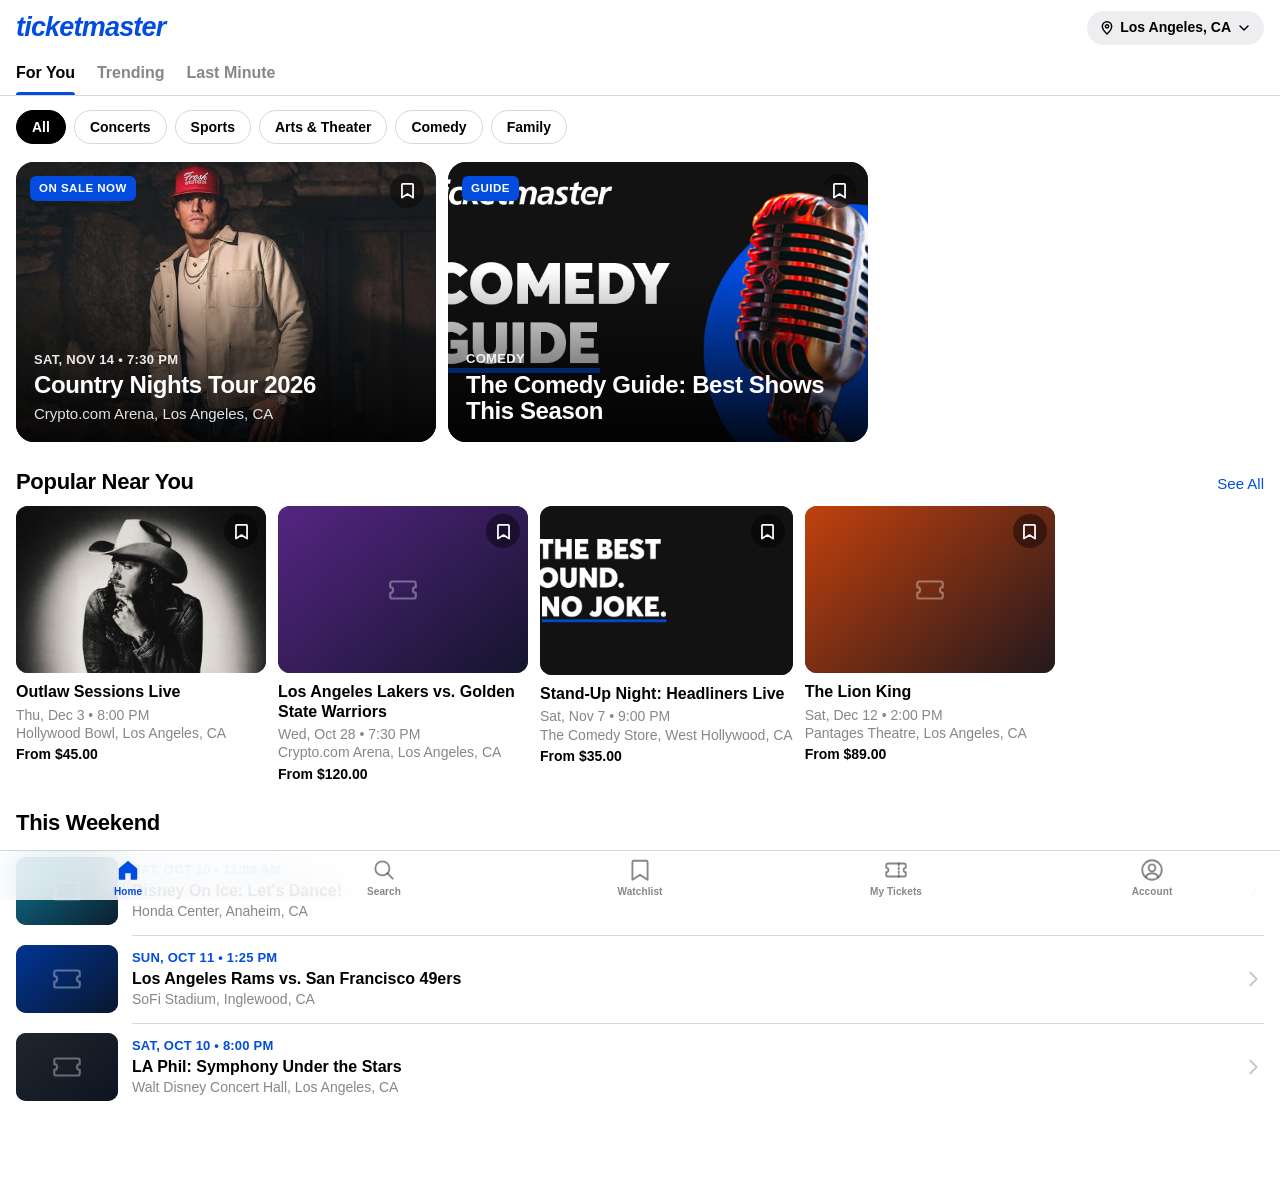
<file: index.html>
<!DOCTYPE html>
<html lang="en">
<head>
  <meta charset="UTF-8">
  <meta name="viewport" content="width=device-width, initial-scale=1.0, maximum-scale=1.0, user-scalable=no, viewport-fit=cover">
  <meta name="theme-color" content="#FFFFFF" media="(prefers-color-scheme: light)">
  <meta name="theme-color" content="#000000" media="(prefers-color-scheme: dark)">
  <meta name="color-scheme" content="light dark">
  <meta name="mobile-web-app-capable" content="yes">
  <meta name="format-detection" content="telephone=no">
  <meta name="apple-mobile-web-app-capable" content="yes">
  <meta name="apple-mobile-web-app-status-bar-style" content="default">
  <meta name="apple-mobile-web-app-title" content="Ticketmaster">
  <link rel="manifest" href="manifest.json">
  <link rel="icon" href="icons/icon-192.png" type="image/png">
  <link rel="apple-touch-icon" href="icons/apple-touch-icon.png">
  <title>Ticketmaster</title>
  <link rel="preconnect" href="https://tile.openstreetmap.org" crossorigin>
  <script>
    // Apply the saved appearance before first paint to avoid a flash.
    try {
      var t = localStorage.getItem('appearance');
      if (t === 'light' || t === 'dark') document.documentElement.setAttribute('data-theme', t);
    } catch (e) {}
  </script>
  <link rel="stylesheet" href="app.css">
</head>
<body>
  <div id="app">
    <main id="view"></main>

    <nav class="tabbar" id="tabbar">
      <a href="#/" data-tab="home">
        <svg class="o" viewBox="0 0 24 24"><path d="M3.5 10.5 12 3.5l8.5 7V20a1 1 0 0 1-1 1h-5v-6h-5v6h-5a1 1 0 0 1-1-1z"/></svg>
        <svg class="f" viewBox="0 0 24 24"><path d="M3.5 10.5 12 3.5l8.5 7V20a1 1 0 0 1-1 1h-5v-6h-5v6h-5a1 1 0 0 1-1-1z"/></svg>
        <span>Home</span>
      </a>
      <a href="#/search" data-tab="search">
        <svg class="o" viewBox="0 0 24 24"><circle cx="10.5" cy="10.5" r="6.5"/><path d="m20 20-4.8-4.8"/></svg>
        <svg class="f s" viewBox="0 0 24 24"><circle cx="10.5" cy="10.5" r="6.5"/><path d="m20 20-4.8-4.8"/></svg>
        <span>Search</span>
      </a>
      <a href="#/watchlist" data-tab="watchlist">
        <svg class="o" viewBox="0 0 24 24"><path d="M6 3.5h12a1 1 0 0 1 1 1V21l-7-4.5L5 21V4.5a1 1 0 0 1 1-1z"/></svg>
        <svg class="f" viewBox="0 0 24 24"><path d="M6 3.5h12a1 1 0 0 1 1 1V21l-7-4.5L5 21V4.5a1 1 0 0 1 1-1z"/></svg>
        <span>Watchlist</span>
      </a>
      <a href="#/tickets" data-tab="tickets">
        <svg class="o" viewBox="0 0 24 24"><path d="M3 7.5A1.5 1.5 0 0 1 4.5 6h15A1.5 1.5 0 0 1 21 7.5V10a2 2 0 0 0 0 4v2.5a1.5 1.5 0 0 1-1.5 1.5h-15A1.5 1.5 0 0 1 3 16.5V14a2 2 0 0 0 0-4z"/><path d="M14.5 6v12" stroke-dasharray="1.6 2"/></svg>
        <svg class="f" viewBox="0 0 24 24"><path d="M3 7.5A1.5 1.5 0 0 1 4.5 6h15A1.5 1.5 0 0 1 21 7.5V10a2 2 0 0 0 0 4v2.5a1.5 1.5 0 0 1-1.5 1.5h-15A1.5 1.5 0 0 1 3 16.5V14a2 2 0 0 0 0-4z"/></svg>
        <span>My Tickets</span>
      </a>
      <a href="#/account" data-tab="account">
        <svg class="o" viewBox="0 0 24 24"><circle cx="12" cy="12" r="9"/><circle cx="12" cy="10" r="3.2"/><path d="M6.3 18.4a6.5 6.5 0 0 1 11.4 0"/></svg>
        <svg class="f" viewBox="0 0 24 24"><path d="M12 3a9 9 0 1 0 0 18 9 9 0 0 0 0-18zm0 3.8a3.2 3.2 0 1 1 0 6.4 3.2 3.2 0 0 1 0-6.4zm0 12.2a7 7 0 0 1-5.4-2.6 6.5 6.5 0 0 1 10.8 0A7 7 0 0 1 12 19z"/></svg>
        <span>Account</span>
      </a>
    </nav>

    <div class="toast" id="toast" role="status"></div>
  </div>

  <script src="db.js"></script>
  <script src="map.js"></script>
  <script src="app.js"></script>
  <script src="tickets.js"></script>
  <script src="home.js"></script>
</body>
</html>
</file>
<file: app.css>
/* =========================================================
   Ticketmaster-style PWA — iOS look, light & dark mode
   ========================================================= */

:root {
  --brand: #024DDF;
  --brand-press: #003BB0;
  --link: #024DDF;
  --bg: #FFFFFF;
  --bg-grouped: #F2F2F7;
  --card: #FFFFFF;
  --card-2: #F2F2F7;
  --fill: rgba(118, 118, 128, .12);
  --text: #000000;
  --text-2: rgba(60, 60, 67, .62);
  --text-3: rgba(60, 60, 67, .32);
  --sep: rgba(60, 60, 67, .2);
  --bar: rgba(255, 255, 255, .82);
  --danger: #FF3B30;
  --green: #34C759;
  --shadow: 0 1px 2px rgba(0,0,0,.06), 0 6px 20px rgba(0,0,0,.08);
  --placeholder: #2A3138;
  --r: 14px;
  --font: -apple-system, BlinkMacSystemFont, "SF Pro Text", "SF Pro Display", "Helvetica Neue", Inter, Roboto, Arial, sans-serif;
  --safe-top: env(safe-area-inset-top, 0px);
  --safe-bottom: env(safe-area-inset-bottom, 0px);
  --tabbar-h: calc(50px + var(--safe-bottom));
  color-scheme: light;
}

@media (prefers-color-scheme: dark) {
  :root:not([data-theme="light"]) {
    --link: #4C8DFF;
    --bg: #000000;
    --bg-grouped: #000000;
    --card: #1C1C1E;
    --card-2: #2C2C2E;
    --fill: rgba(118, 118, 128, .24);
    --text: #FFFFFF;
    --text-2: rgba(235, 235, 245, .62);
    --text-3: rgba(235, 235, 245, .3);
    --sep: rgba(84, 84, 88, .65);
    --bar: rgba(18, 18, 18, .82);
    --danger: #FF453A;
    --green: #30D158;
    --shadow: 0 0 0 1px rgba(255,255,255,.06);
    color-scheme: dark;
  }
}
:root[data-theme="dark"] {
  --link: #4C8DFF;
  --bg: #000000;
  --bg-grouped: #000000;
  --card: #1C1C1E;
  --card-2: #2C2C2E;
  --fill: rgba(118, 118, 128, .24);
  --text: #FFFFFF;
  --text-2: rgba(235, 235, 245, .62);
  --text-3: rgba(235, 235, 245, .3);
  --sep: rgba(84, 84, 88, .65);
  --bar: rgba(18, 18, 18, .82);
  --danger: #FF453A;
  --green: #30D158;
  --shadow: 0 0 0 1px rgba(255,255,255,.06);
  color-scheme: dark;
}

* { box-sizing: border-box; -webkit-tap-highlight-color: transparent; }
html, body {
  margin: 0; min-height: 100%;
  background: var(--bg); color: var(--text);
  font-family: var(--font); font-size: 17px; line-height: 1.3;
  -webkit-font-smoothing: antialiased; -webkit-text-size-adjust: 100%;
}
button, input, select, textarea { font: inherit; color: inherit; }
button { cursor: pointer; border: 0; background: none; padding: 0; }
a { color: inherit; text-decoration: none; }
svg { display: block; }
img { display: block; }

#view { min-height: 100vh; padding-bottom: calc(var(--tabbar-h) + 24px); }
body.no-tabbar #view { padding-bottom: 0; }
body.no-tabbar .tabbar { display: none; }
body.grouped, body.grouped #view { background: var(--bg-grouped); }

/* icon helper */
.i { width: 22px; height: 22px; fill: none; stroke: currentColor; stroke-width: 1.9; stroke-linecap: round; stroke-linejoin: round; flex: none; }
.i.sm { width: 17px; height: 17px; }
.i.lg { width: 28px; height: 28px; }

/* ---------- Tab bar ---------- */
.tabbar {
  position: fixed; left: 0; right: 0; bottom: 0; z-index: 60;
  display: flex; height: var(--tabbar-h); padding-bottom: var(--safe-bottom);
  background: var(--bar); border-top: .5px solid var(--sep);
  backdrop-filter: saturate(180%) blur(20px); -webkit-backdrop-filter: saturate(180%) blur(20px);
}
.tabbar a { flex: 1; display: flex; flex-direction: column; align-items: center; justify-content: center; gap: 2px; padding-top: 4px; color: var(--text-2); font-size: 10px; font-weight: 600; letter-spacing: .1px; }
.tabbar svg { width: 26px; height: 26px; }
.tabbar svg.o { fill: none; stroke: currentColor; stroke-width: 1.7; stroke-linecap: round; stroke-linejoin: round; }
.tabbar svg.f { display: none; fill: currentColor; stroke: none; }
.tabbar svg.f.s { fill: none; stroke: currentColor; stroke-width: 2.6; stroke-linecap: round; }
.tabbar a.active { color: var(--brand); }
:root[data-theme="dark"] .tabbar a.active { color: var(--link); }
@media (prefers-color-scheme: dark) { :root:not([data-theme="light"]) .tabbar a.active { color: var(--link); } }
.tabbar a.active svg.o { display: none; }
.tabbar a.active svg.f { display: block; }

/* ---------- Navigation bars ---------- */
.navbar {
  position: sticky; top: 0; z-index: 50;
  display: grid; grid-template-columns: 1fr auto 1fr; align-items: center;
  min-height: calc(44px + var(--safe-top)); padding: var(--safe-top) 8px 0;
  background: var(--bar); border-bottom: .5px solid var(--sep);
  backdrop-filter: saturate(180%) blur(20px); -webkit-backdrop-filter: saturate(180%) blur(20px);
}
.navbar.clear { background: transparent; border-color: transparent; backdrop-filter: none; -webkit-backdrop-filter: none; color: #fff; }
.navbar .title { font-size: 17px; font-weight: 600; text-align: center; white-space: nowrap; overflow: hidden; text-overflow: ellipsis; max-width: 60vw; }
.navbar .left, .navbar .right { display: flex; align-items: center; }
.navbar .right { justify-content: flex-end; }
.nav-btn { display: inline-flex; align-items: center; gap: 2px; min-width: 44px; height: 44px; padding: 0 8px; color: var(--link); font-size: 17px; }
.navbar.clear .nav-btn { color: #fff; }
.nav-btn.bold { font-weight: 600; }
.nav-btn .i { width: 24px; height: 24px; }
.nav-btn .chev { width: 13px; height: 22px; stroke-width: 2.6; }
.round-btn { width: 34px; height: 34px; border-radius: 50%; display: inline-flex; align-items: center; justify-content: center; background: rgba(0,0,0,.42); color: #fff; backdrop-filter: blur(12px); -webkit-backdrop-filter: blur(12px); }
.round-btn .i { width: 19px; height: 19px; stroke-width: 2.2; }
.round-btn.on .i { fill: currentColor; }

.large-head { padding: calc(10px + var(--safe-top)) 16px 6px; display: flex; align-items: flex-end; justify-content: space-between; gap: 12px; }
.large-head h1 { margin: 0; font-size: 34px; font-weight: 800; letter-spacing: -.6px; line-height: 1.1; }
.head-actions { display: flex; gap: 8px; padding-bottom: 4px; }
.circle-btn { width: 36px; height: 36px; border-radius: 50%; display: inline-flex; align-items: center; justify-content: center; background: var(--fill); color: var(--link); }
.circle-btn .i { width: 20px; height: 20px; stroke-width: 2.4; }

/* ---------- Segmented controls ---------- */
.segmented { display: flex; margin: 10px 16px 6px; padding: 2px; border-radius: 9px; background: var(--fill); }
.segmented button { flex: 1; height: 32px; border-radius: 7px; font-size: 14px; font-weight: 600; color: var(--text); transition: background .2s; }
.segmented button.on { background: var(--card); box-shadow: 0 2px 6px rgba(0,0,0,.12), 0 0 0 .5px rgba(0,0,0,.04); }
:root[data-theme="dark"] .segmented button.on { background: #636366; }
@media (prefers-color-scheme: dark) { :root:not([data-theme="light"]) .segmented button.on { background: #636366; } }

.toptabs { position: sticky; top: 0; z-index: 45; display: flex; gap: 22px; padding: calc(8px + var(--safe-top)) 16px 0; background: var(--bar); border-bottom: .5px solid var(--sep); backdrop-filter: saturate(180%) blur(20px); -webkit-backdrop-filter: saturate(180%) blur(20px); }
.toptabs button { position: relative; padding: 8px 0 11px; font-size: 16px; font-weight: 700; color: var(--text-2); }
.toptabs button.on { color: var(--text); }
.toptabs button.on::after { content: ""; position: absolute; left: 0; right: 0; bottom: -.5px; height: 3px; border-radius: 3px 3px 0 0; background: var(--brand); }

/* ---------- Buttons ---------- */
.btn {
  display: inline-flex; align-items: center; justify-content: center; gap: 8px;
  height: 50px; padding: 0 20px; border-radius: 12px;
  background: var(--brand); color: #fff; font-size: 17px; font-weight: 600;
  transition: transform .08s, opacity .15s;
}
.btn:active { transform: scale(.98); opacity: .9; }
.btn.block { width: 100%; }
.btn.sm { height: 36px; padding: 0 14px; border-radius: 18px; font-size: 15px; }
.btn.tinted { background: rgba(2,77,223,.12); color: var(--link); }
.btn.gray { background: var(--fill); color: var(--text); }
.btn.white { background: #fff; color: #000; }
.btn.black { background: #000; color: #fff; }
:root[data-theme="dark"] .btn.black { background: #fff; color: #000; }
@media (prefers-color-scheme: dark) { :root:not([data-theme="light"]) .btn.black { background: #fff; color: #000; } }
.btn.danger { background: rgba(255,59,48,.12); color: var(--danger); }
.btn .i { width: 20px; height: 20px; }

/* ---------- Generic sections ---------- */
.sec { margin-top: 26px; }
.sec-head { display: flex; align-items: baseline; justify-content: space-between; padding: 0 16px 10px; }
.sec-head h2 { margin: 0; font-size: 22px; font-weight: 800; letter-spacing: -.3px; }
.sec-head a, .sec-head button { color: var(--link); font-size: 15px; font-weight: 500; }

.empty { padding: 64px 32px; text-align: center; }
.empty .art { width: 76px; height: 76px; margin: 0 auto 18px; border-radius: 50%; background: var(--fill); display: flex; align-items: center; justify-content: center; color: var(--text-2); }
.empty .art .i { width: 36px; height: 36px; stroke-width: 1.6; }
.empty h2 { margin: 0 0 8px; font-size: 22px; font-weight: 700; }
.empty p { margin: 0 auto 22px; max-width: 320px; font-size: 15px; line-height: 1.45; color: var(--text-2); }

.ph { display: flex; align-items: center; justify-content: center; background: linear-gradient(140deg, var(--brand) 0%, #0B1220 110%); color: rgba(255,255,255,.35); }
.ph .i { width: 34px; height: 34px; stroke-width: 1.5; }
.cover { position: absolute; inset: 0; width: 100%; height: 100%; object-fit: cover; }

/* ---------- Home ---------- */
.home-top { display: flex; align-items: center; justify-content: space-between; gap: 10px; padding: calc(10px + var(--safe-top)) 16px 4px; }
.wordmark { font-size: 27px; font-weight: 800; font-style: italic; letter-spacing: -.8px; color: var(--brand); }
:root[data-theme="dark"] .wordmark { color: #fff; }
@media (prefers-color-scheme: dark) { :root:not([data-theme="light"]) .wordmark { color: #fff; } }
.loc-btn { display: inline-flex; align-items: center; gap: 5px; max-width: 56%; height: 34px; padding: 0 12px; border-radius: 17px; background: var(--fill); font-size: 14px; font-weight: 600; }
.loc-btn span { white-space: nowrap; overflow: hidden; text-overflow: ellipsis; }
.loc-btn .i { width: 16px; height: 16px; stroke-width: 2.2; }
.home-tabs { position: sticky; top: 0; z-index: 45; display: flex; gap: 22px; padding: calc(4px + var(--safe-top)) 16px 0; background: var(--bar); border-bottom: .5px solid var(--sep); backdrop-filter: saturate(180%) blur(20px); -webkit-backdrop-filter: saturate(180%) blur(20px); }
.home-tabs button { position: relative; padding: 10px 0 11px; font-size: 16px; font-weight: 700; color: var(--text-2); }
.home-tabs button.on { color: var(--text); }
.home-tabs button.on::after { content: ""; position: absolute; left: 0; right: 0; bottom: -.5px; height: 3px; border-radius: 3px 3px 0 0; background: var(--brand); }

.chips { display: flex; gap: 8px; padding: 14px 16px 2px; overflow-x: auto; scrollbar-width: none; }
.chips::-webkit-scrollbar { display: none; }
.chip { flex: none; height: 34px; padding: 0 15px; border-radius: 17px; border: 1px solid var(--sep); font-size: 14px; font-weight: 600; white-space: nowrap; }
.chip.on { background: var(--text); color: var(--bg); border-color: var(--text); }

.rail { display: flex; gap: 12px; padding: 0 16px; overflow-x: auto; scroll-snap-type: x mandatory; scroll-padding: 0 16px; scrollbar-width: none; }
.rail::-webkit-scrollbar { display: none; }

.hero { position: relative; flex: 0 0 calc(100% - 24px); max-width: 560px; aspect-ratio: 3 / 2; border-radius: 18px; overflow: hidden; background: var(--placeholder); color: #fff; scroll-snap-align: start; }
.rail .hero:only-child { flex-basis: 100%; }
@media (min-width: 700px) { .hero { flex-basis: 420px; } }
.hero::after { content: ""; position: absolute; inset: 0; background: linear-gradient(180deg, rgba(0,0,0,0) 38%, rgba(0,0,0,.88) 100%); }
.hero .meta { position: absolute; left: 18px; right: 18px; bottom: 18px; z-index: 1; }
.hero .kicker { font-size: 13px; font-weight: 700; letter-spacing: .3px; text-transform: uppercase; opacity: .9; }
.hero .t { margin-top: 4px; font-size: 24px; font-weight: 800; line-height: 1.08; letter-spacing: -.4px; }
.hero .sub { margin-top: 6px; font-size: 15px; opacity: .88; }
.hero .cta { display: none; }
.badge { position: absolute; top: 14px; left: 14px; z-index: 2; padding: 5px 9px; border-radius: 6px; background: var(--brand); color: #fff; font-size: 11.5px; font-weight: 800; letter-spacing: .5px; text-transform: uppercase; }
.save-btn { position: absolute; top: 12px; right: 12px; z-index: 2; }

.card { flex: 0 0 64%; max-width: 270px; scroll-snap-align: start; position: relative; }
@media (min-width: 700px) { .card { flex-basis: 250px; } }
.card .img { position: relative; aspect-ratio: 3 / 2; border-radius: 12px; overflow: hidden; background: var(--placeholder); }
.card .t { margin-top: 9px; font-size: 16px; font-weight: 700; line-height: 1.22; display: -webkit-box; -webkit-line-clamp: 2; -webkit-box-orient: vertical; overflow: hidden; }
.card .d { margin-top: 4px; font-size: 14px; color: var(--text-2); }
.card .v { font-size: 14px; color: var(--text-2); white-space: nowrap; overflow: hidden; text-overflow: ellipsis; }
.card .p { margin-top: 3px; font-size: 14px; font-weight: 600; }
.card .save-btn { top: 8px; right: 8px; }

.rows { padding: 0 16px; }
.row { display: flex; align-items: center; gap: 14px; padding: 10px 0; position: relative; }
.row + .row::before { content: ""; position: absolute; top: 0; left: 116px; right: 0; border-top: .5px solid var(--sep); }
.row .img { position: relative; flex: none; width: 102px; height: 68px; border-radius: 10px; overflow: hidden; background: var(--placeholder); }
.row .rank { flex: none; width: 22px; font-size: 22px; font-weight: 800; color: var(--text-2); text-align: center; }
.row.ranked + .row.ranked::before { left: 152px; }
.row .txt { flex: 1; min-width: 0; }
.row .k { font-size: 13px; font-weight: 700; color: var(--link); text-transform: uppercase; letter-spacing: .2px; }
.row .t { margin-top: 2px; font-size: 16px; font-weight: 700; line-height: 1.22; display: -webkit-box; -webkit-line-clamp: 2; -webkit-box-orient: vertical; overflow: hidden; }
.row .s { margin-top: 2px; font-size: 14px; color: var(--text-2); white-space: nowrap; overflow: hidden; text-overflow: ellipsis; }
.row .end { flex: none; color: var(--text-3); }
.pill { display: inline-flex; align-items: center; height: 22px; padding: 0 8px; border-radius: 11px; background: rgba(255,59,48,.14); color: var(--danger); font-size: 12px; font-weight: 700; }

/* ---------- Search ---------- */
.searchbar { display: flex; align-items: center; gap: 10px; padding: 6px 16px 10px; }
.search-field { flex: 1; display: flex; align-items: center; gap: 6px; height: 38px; padding: 0 10px; border-radius: 10px; background: var(--fill); color: var(--text-2); }
.search-field .i { width: 18px; height: 18px; stroke-width: 2.2; }
.search-field input { flex: 1; min-width: 0; height: 100%; border: 0; outline: none; background: none; color: var(--text); font-size: 17px; }
.search-field input::placeholder { color: var(--text-2); }
.search-field input::-webkit-search-cancel-button { -webkit-appearance: none; }
.searchbar .cancel { color: var(--link); font-size: 17px; }
.recent { display: flex; flex-wrap: wrap; gap: 8px; padding: 0 16px; }
.recent button { display: inline-flex; align-items: center; gap: 6px; height: 34px; padding: 0 14px; border-radius: 17px; background: var(--fill); font-size: 15px; }
.cat-grid { display: grid; grid-template-columns: 1fr 1fr; gap: 10px; padding: 0 16px; }
@media (min-width: 700px) { .cat-grid { grid-template-columns: repeat(4, 1fr); } }
.cat-tile { position: relative; height: 96px; padding: 12px; border-radius: 12px; overflow: hidden; color: #fff; text-align: left; font-size: 17px; font-weight: 800; }
.cat-tile .i { position: absolute; right: -6px; bottom: -8px; width: 64px; height: 64px; opacity: .35; transform: rotate(-14deg); stroke-width: 1.5; }

/* ---------- My Events ---------- */
.next-card { display: block; margin: 8px 16px 0; border-radius: 18px; overflow: hidden; background: var(--card-2); box-shadow: var(--shadow); }
body.grouped .next-card { background: var(--card); }
@media (min-width: 700px) { .next-card { max-width: 560px; } }
.next-card .img { position: relative; aspect-ratio: 3 / 2; background: var(--placeholder); }
.next-card .top { position: absolute; top: 12px; left: 12px; right: 12px; z-index: 1; display: flex; justify-content: space-between; align-items: center; color: #fff; }
.next-card .top .tag:not(.solid) { background: rgba(0,0,0,.5); }
.tag { display: inline-flex; align-items: center; gap: 6px; height: 26px; padding: 0 10px; border-radius: 13px; background: rgba(255,255,255,.2); backdrop-filter: blur(10px); -webkit-backdrop-filter: blur(10px); font-size: 12.5px; font-weight: 700; letter-spacing: .2px; }
.tag .i { width: 15px; height: 15px; stroke-width: 2.2; }
.tag.solid { background: var(--brand); }
.next-card .meta { padding: 14px 16px 16px; }
.next-card .d { font-size: 13px; font-weight: 700; color: var(--link); text-transform: uppercase; letter-spacing: .3px; }
.next-card .t { margin-top: 5px; font-size: 24px; font-weight: 800; line-height: 1.1; letter-spacing: -.3px; text-transform: uppercase; }
.next-card .v { margin-top: 4px; font-size: 15px; color: var(--text-2); }
.next-card .btn { margin-top: 14px; border-radius: 4px; background: #0051D4; }
.next-card .btn .i { width: 22px; height: 22px; }
.countdown { display: flex; gap: 8px; margin-top: 14px; }
.countdown div { flex: 1; padding: 8px 0; border-radius: 10px; background: var(--fill); text-align: center; }
.countdown b { display: block; font-size: 22px; font-weight: 800; font-variant-numeric: tabular-nums; }
.countdown small { font-size: 11px; font-weight: 600; color: var(--text-2); text-transform: uppercase; letter-spacing: .5px; }

.ev-list { padding: 0 16px; display: grid; grid-template-columns: minmax(0, 1fr); gap: 14px; }
@media (min-width: 700px) { .ev-list { grid-template-columns: minmax(0, 1fr) minmax(0, 1fr); } }
.ev-card { display: flex; gap: 14px; align-items: center; padding: 10px; border-radius: var(--r); background: var(--card); box-shadow: var(--shadow); }
body:not(.grouped) .ev-card { background: var(--card-2); box-shadow: none; }
.ev-card .img { position: relative; flex: none; width: 120px; height: 80px; border-radius: 10px; overflow: hidden; background: var(--placeholder); }
.ev-card .txt { flex: 1; min-width: 0; }
.ev-card .k { font-size: 13px; font-weight: 700; color: var(--link); text-transform: uppercase; letter-spacing: .2px; }
.ev-card .t { margin-top: 3px; font-size: 16px; font-weight: 700; line-height: 1.22; display: -webkit-box; -webkit-line-clamp: 2; -webkit-box-orient: vertical; overflow: hidden; }
.ev-card .s { margin-top: 3px; font-size: 14px; color: var(--text-2); white-space: nowrap; overflow: hidden; text-overflow: ellipsis; }
.ev-card .n { margin-top: 6px; display: inline-flex; align-items: center; gap: 5px; font-size: 13px; font-weight: 600; color: var(--text-2); }
.ev-card .n .i { width: 15px; height: 15px; }
.ev-card.past { opacity: .78; }

/* ---------- Ticket screen (matches the Ticketmaster app's event/order page) ---------- */
body.tm-page, body.tm-page #view { background: #121212; color: #fff; }
body.tm-page { --tm-card: #242424; --tm-info: #1E1E1E; --tm-blue: #0051D4; --tm-label: #A3A3A3; }
.tm { position: relative; max-width: 600px; margin: 0 auto; padding-bottom: calc(120px + var(--safe-bottom)); font-family: var(--font); }
.tm-hero { position: relative; aspect-ratio: 3 / 2; width: 100%; background: #1E1E1E; overflow: hidden; }
.tm-hero::after { content: ""; position: absolute; inset: 0; background: linear-gradient(180deg, rgba(0,0,0,.35) 0%, rgba(0,0,0,0) 30%); }

.tm-bar { position: fixed; top: 0; left: 0; right: 0; z-index: 50; max-width: 600px; margin: 0 auto; display: flex; align-items: center; gap: 10px; padding: calc(10px + var(--safe-top)) 14px 10px; transition: background .2s; }
.tm-bar > * { position: relative; }
.tm-bar > .tm-bar-bg { position: absolute; inset: 0; overflow: hidden; background: #121212; opacity: 0; transition: opacity .2s; }
.tm-bar-bg .cover { filter: brightness(.38); }
.tm-bar.compact > .tm-bar-bg { opacity: 1; }
.tm-round { flex: none; width: 38px; height: 38px; border-radius: 50%; display: inline-flex; align-items: center; justify-content: center; background: rgba(0,0,0,.55); color: #fff; }
.tm-round .i { width: 22px; height: 22px; stroke-width: 2.4; }
.tm-bar.compact .tm-round { background: transparent; }
.tm-bar-title { flex: 1; min-width: 0; text-align: center; opacity: 0; transition: opacity .2s; }
.tm-bar.compact .tm-bar-title { opacity: 1; }
.tm-bar-title b { display: block; font-size: 16px; font-weight: 600; text-transform: uppercase; white-space: nowrap; overflow: hidden; text-overflow: ellipsis; }
.tm-bar-title span { display: block; margin-top: 1px; font-size: 14px; color: #D0D0D0; white-space: nowrap; overflow: hidden; text-overflow: ellipsis; }
.tm-pill { flex: none; height: 38px; padding: 0 16px; border-radius: 19px; background: rgba(0,0,0,.55); color: #fff; font-size: 15px; font-weight: 600; }
.tm-codebtn { flex: none; display: none; width: 56px; height: 38px; border-radius: 19px; background: var(--tm-blue); color: #fff; align-items: center; justify-content: center; }
.tm-codebtn .i { width: 24px; height: 24px; stroke-width: 1.8; }
.tm-bar.compact .tm-pill { display: none; }
.tm-bar.compact .tm-codebtn { display: inline-flex; }

.tm-info { position: relative; z-index: 2; margin: -96px 22px 0; padding: 18px 18px 16px; background: var(--tm-info); }
.tm-date { font-size: 12.5px; font-weight: 700; letter-spacing: .6px; color: #E5E5E5; }
.tm-info h1 { margin: 12px 0 10px; font-size: 25px; font-weight: 800; line-height: 1.15; text-transform: uppercase; letter-spacing: .1px; }
.tm-venue { display: flex; align-items: center; justify-content: space-between; gap: 12px; font-size: 14.5px; color: #CFCFCF; }
.tm-count { flex: none; display: inline-flex; align-items: center; gap: 4px; color: #fff; font-size: 15px; font-weight: 600; }
.tm-count .i { width: 22px; height: 22px; stroke-width: 1.6; }
.tm-view { position: relative; z-index: 2; display: flex; align-items: center; justify-content: center; gap: 10px; width: calc(100% - 44px); height: 52px; margin: 0 22px; background: var(--tm-blue); color: #fff; font-size: 17px; font-weight: 600; }
.tm-view .i { width: 26px; height: 26px; stroke-width: 1.6; }
.tm-view:active { filter: brightness(.9); }

.tm-tabs { display: flex; gap: 14px; margin: 18px 22px 0; }
.tm-tabs button { flex: 1; padding: 12px 0 13px; color: #fff; font-size: 15.5px; font-weight: 500; border-bottom: 4px solid #2F2F2F; }
.tm-tabs button.on { font-weight: 600; border-bottom-color: #fff; }

.tm-order { display: flex; align-items: flex-start; justify-content: space-between; gap: 12px; margin: 26px 22px 14px; }
.tm-order h2 { margin: 0; font-size: 20px; font-weight: 700; }
.tm-order small { display: block; margin-top: 4px; font-size: 13.5px; color: var(--tm-label); }
.tm-kebab { width: 32px; height: 32px; display: flex; align-items: center; justify-content: center; color: #fff; transform: rotate(90deg); }
.tm-kebab .i { width: 24px; height: 24px; }

.tm-list { display: grid; gap: 18px; margin: 0 22px; }
.tm-tkt { cursor: pointer; }
.tm-type { padding: 17px 20px; background: var(--tm-card); font-size: 15px; font-weight: 700; }
.tm-seat { display: grid; grid-template-columns: 1fr 1fr 1fr; margin-top: 2px; padding: 17px 20px 18px; background: var(--tm-card); }
.tm-seat small { display: block; font-size: 14px; font-weight: 700; letter-spacing: .3px; color: var(--tm-label); }
.tm-seat b { display: block; margin-top: 6px; font-size: 19px; font-weight: 700; }
.tm-seat .mid { text-align: center; }
.tm-seat .end { text-align: right; }
.tm-seat.ga { display: flex; align-items: flex-end; justify-content: space-between; gap: 12px; }
.tm-seat .ga-label { font-size: 16px; font-weight: 700; letter-spacing: .3px; padding-bottom: 2px; }
.tm-listed { display: flex; align-items: center; gap: 12px; padding: 12px 20px; background: #0C0C0C; border: 1px solid var(--tm-card); border-top: 0; font-size: 15px; }
.tm-listed .sync { width: 28px; height: 28px; border-radius: 50%; background: #3A3A3A; display: inline-flex; align-items: center; justify-content: center; }
.tm-listed .sync .i { width: 17px; height: 17px; }
.tm-listed .txt { flex: none; }
.tm-listed button { color: #fff; display: inline-flex; }
.tm-listed button .i { width: 24px; height: 24px; stroke-width: 1.7; }
.tm-listed .trash { margin-left: auto; }

.tm-extras { margin: 22px 22px 0; border-radius: 10px; overflow: hidden; background: var(--tm-card); }
.tm-extras .cell { color: #fff; }
.tm-extras .cell + .cell::before { border-color: #333; }
.tm-extras .cell .lbl small, .tm-extras .cell .val { color: var(--tm-label); }

.tm-h { margin: 34px 22px 14px; font-size: 19px; font-weight: 800; text-transform: uppercase; letter-spacing: .2px; }
.tm-map { position: relative; z-index: 0; isolation: isolate; margin: 0 22px; overflow: hidden; background: var(--tm-card); }
.tm-map .venue-map { height: 190px; }
.tm-map .map-msg { color: var(--tm-label); }
.tm-map-name { position: absolute; top: 14px; left: 16px; right: 16px; z-index: 500; pointer-events: none; font-size: 26px; font-weight: 700; color: #fff; text-shadow: 0 1px 3px rgba(0,0,0,.7), 0 0 14px rgba(0,0,0,.45); }
.tm-dir { position: absolute; right: 12px; bottom: 12px; z-index: 500; display: inline-flex; align-items: center; gap: 6px; height: 36px; padding: 0 14px; border-radius: 18px; background: #fff; color: #000; font-size: 14px; font-weight: 600; box-shadow: 0 2px 8px rgba(0,0,0,.3); }
.tm-dir .i { width: 16px; height: 16px; stroke-width: 2.2; }

.tm-dock { position: fixed; left: 50%; bottom: calc(18px + var(--safe-bottom)); z-index: 55; transform: translateX(-50%); display: flex; padding: 6px; border-radius: 36px; background: rgba(246,246,246,.96); box-shadow: 0 6px 24px rgba(0,0,0,.35); backdrop-filter: blur(16px); -webkit-backdrop-filter: blur(16px); }
.tm-dock button { position: relative; width: 98px; height: 60px; display: flex; flex-direction: column; align-items: center; justify-content: center; gap: 4px; color: #111; font-size: 14px; }
.tm-dock button + button::before { content: ""; position: absolute; left: 0; top: 16px; bottom: 16px; border-left: 1px solid #DADADA; }
.tm-dock button .i { width: 24px; height: 24px; color: #0B63E5; stroke-width: 1.8; }
.tm-dock button:disabled { color: #9A9A9A; cursor: default; }
.tm-dock button:disabled .i { color: #BDBDBD; }

/* Full-screen barcode view */
.sheet-wrap.bc-view { flex-direction: column; justify-content: flex-start; align-items: stretch; background: #121212; color: #fff; overflow-y: auto; }
.bc-head { display: flex; align-items: center; gap: 10px; padding: calc(10px + var(--safe-top)) 14px 6px; }
.bc-title { flex: 1; min-width: 0; text-align: center; }
.bc-title b { display: block; font-size: 16px; font-weight: 600; text-transform: uppercase; white-space: nowrap; overflow: hidden; text-overflow: ellipsis; }
.bc-title span { display: block; margin-top: 2px; font-size: 13.5px; color: #BDBDBD; }
.bc-rail { display: flex; gap: 12px; padding: 16px 22px 8px; overflow-x: auto; scroll-snap-type: x mandatory; scrollbar-width: none; }
.bc-rail::-webkit-scrollbar { display: none; }
.bc-rail.single { justify-content: center; }
.bc-card { flex: 0 0 calc(100% - 20px); max-width: 420px; scroll-snap-align: center; background: #242424; overflow: hidden; }
.bc-type { padding: 15px 18px; background: #0051D4; font-size: 15px; font-weight: 700; }
.bc-seats { display: grid; grid-template-columns: 1fr 1fr 1fr; padding: 14px 18px 16px; background: #0051D4; border-top: 1px solid rgba(255,255,255,.18); }
.bc-seats small { display: block; font-size: 12.5px; font-weight: 700; letter-spacing: .4px; opacity: .85; }
.bc-seats b { display: block; margin-top: 4px; font-size: 22px; font-weight: 800; }
.bc-seats .mid { text-align: center; }
.bc-seats .end { text-align: right; }
.bc-seats.ga { display: flex; align-items: flex-end; justify-content: space-between; }
.bc-seats .ga-label { font-size: 15px; font-weight: 800; }
.bc-code { padding: 22px 18px 6px; text-align: center; }
.barcode { position: relative; margin: 0 auto; max-width: 300px; padding: 12px; border-radius: 8px; background: #fff; overflow: hidden; touch-action: pan-x pan-y; }
.barcode svg { width: 100%; height: auto; }
.barcode .light {
  position: absolute; top: -10%; bottom: -10%; width: 22%; left: var(--light-x, -25%);
  background: linear-gradient(90deg, rgba(0,81,212,0) 0%, rgba(0,81,212,.55) 45%, rgba(120,170,255,.75) 50%, rgba(0,81,212,.55) 55%, rgba(0,81,212,0) 100%);
  mix-blend-mode: multiply; pointer-events: none;
}
.barcode:not(.tilt) .light { animation: sweep 2.6s ease-in-out infinite; }
@keyframes sweep { 0% { left: -25%; } 50% { left: 103%; } 100% { left: -25%; } }
.bc-code .safetix { display: inline-flex; align-items: center; gap: 5px; margin-top: 12px; font-size: 12px; font-weight: 800; letter-spacing: .4px; color: #6EA2FF; }
.bc-code .safetix .i { width: 15px; height: 15px; stroke-width: 2.3; }
.bc-code .note { margin: 4px 0 0; font-size: 13px; color: #BDBDBD; }
.bc-code .tilt-hint { margin-top: 2px; font-size: 12px; color: #6EA2FF; font-weight: 600; }
.bc-foot { display: flex; justify-content: space-between; gap: 10px; margin: 14px 18px 0; padding-top: 12px; border-top: 1px solid #333; }
.bc-foot small { display: block; font-size: 11.5px; font-weight: 700; letter-spacing: .4px; color: #A3A3A3; }
.bc-foot b { display: block; margin-top: 2px; font-size: 15px; }
.bc-wallet { display: flex; width: calc(100% - 36px); height: 46px; margin: 16px 18px 18px; border-radius: 10px; font-size: 15px; }
.bc-count { padding: 8px 0 calc(20px + var(--safe-bottom)); text-align: center; font-size: 14px; color: #BDBDBD; }
.bc-count b { color: #fff; }
.btn.wallet { background: #000; color: #fff; box-shadow: inset 0 0 0 1px rgba(255,255,255,.22); }

:root .sheet.dark-sheet { background: #1C1C1E; color: #fff; }
:root .sheet.dark-sheet .sheet-head { background: #1C1C1E; }
:root .sheet.dark-sheet .group, :root .sheet.dark-sheet .sheet-text { background: #2C2C2E; color: #fff; }

/* ---------- Image cropper ---------- */
.sheet-wrap.crop-view { flex-direction: column; justify-content: flex-start; align-items: stretch; background: #000; color: #fff; z-index: 1200; }
.crop-head { display: grid; grid-template-columns: 1fr auto 1fr; align-items: center; padding: calc(6px + var(--safe-top)) 8px 6px; }
.crop-head .title { font-size: 17px; font-weight: 600; }
.crop-head .nav-btn { color: #fff; }
.crop-head [data-done] { justify-self: end; color: #FFD60A; }
.crop-stage { flex: 1; display: flex; align-items: center; justify-content: center; padding: 16px; overflow: hidden; }
.crop-head, .crop-tools { position: relative; z-index: 2; }
.crop-frame { position: relative; overflow: hidden; background: #121212; touch-action: none; cursor: grab; box-shadow: 0 0 0 2px #fff, 0 0 0 9999px rgba(0,0,0,.6); }
.crop-frame:active { cursor: grabbing; }
.crop-bg { position: absolute; inset: 0; width: 100%; height: 100%; object-fit: cover; filter: blur(30px) brightness(.6); transform: scale(1.2); }
.crop-img { position: absolute; top: 0; left: 0; max-width: none; transform-origin: 0 0; user-select: none; -webkit-user-drag: none; }
.crop-grid { position: absolute; inset: 0; pointer-events: none; background:
  linear-gradient(90deg, transparent calc(33.33% - .5px), rgba(255,255,255,.35) calc(33.33% - .5px), rgba(255,255,255,.35) calc(33.33% + .5px), transparent calc(33.33% + .5px), transparent calc(66.66% - .5px), rgba(255,255,255,.35) calc(66.66% - .5px), rgba(255,255,255,.35) calc(66.66% + .5px), transparent calc(66.66% + .5px)),
  linear-gradient(180deg, transparent calc(33.33% - .5px), rgba(255,255,255,.35) calc(33.33% - .5px), rgba(255,255,255,.35) calc(33.33% + .5px), transparent calc(33.33% + .5px), transparent calc(66.66% - .5px), rgba(255,255,255,.35) calc(66.66% - .5px), rgba(255,255,255,.35) calc(66.66% + .5px), transparent calc(66.66% + .5px)); }
.crop-tools { padding: 8px 24px calc(22px + var(--safe-bottom)); text-align: center; }
.crop-zoom { width: 100%; max-width: 420px; accent-color: #fff; }
.crop-btns { display: flex; justify-content: center; gap: 10px; margin-top: 12px; }
.crop-btns button { height: 34px; padding: 0 18px; border-radius: 17px; background: rgba(255,255,255,.16); color: #fff; font-size: 15px; font-weight: 600; }
.crop-tools p { margin: 12px 0 0; font-size: 13px; color: rgba(255,255,255,.6); }
.img-actions { display: flex; gap: 20px; }
.img-actions button { color: var(--link); }
.img-actions .rm { color: var(--danger); }

/* ---------- Grouped lists (iOS inset grouped) ---------- */
.group-title { margin: 28px 32px 7px; font-size: 13px; font-weight: 500; color: var(--text-2); text-transform: uppercase; letter-spacing: .2px; }
.group { margin: 0 16px; border-radius: 12px; overflow: hidden; background: var(--card); }
body:not(.grouped) .group { background: var(--card-2); }
.group-foot { margin: 7px 32px 0; font-size: 13px; color: var(--text-2); line-height: 1.4; }
.cell { width: 100%; display: flex; align-items: center; gap: 12px; min-height: 48px; padding: 10px 16px; text-align: left; position: relative; font-size: 17px; }
.cell + .cell::before { content: ""; position: absolute; top: 0; left: 54px; right: 0; border-top: .5px solid var(--sep); }
.cell.noicon + .cell.noicon::before, .group > .cell.noicon + .cell::before { left: 16px; }
.cell .ic { flex: none; width: 29px; height: 29px; border-radius: 7px; display: flex; align-items: center; justify-content: center; color: #fff; background: var(--brand); }
.cell .ic .i { width: 18px; height: 18px; stroke-width: 2; }
.cell .lbl { flex: 1; min-width: 0; }
.cell .lbl small { display: block; margin-top: 1px; font-size: 13px; color: var(--text-2); }
.cell .val { color: var(--text-2); font-size: 16px; text-align: right; max-width: 55%; overflow: hidden; text-overflow: ellipsis; white-space: nowrap; }
.cell .chev { width: 8px; height: 14px; flex: none; color: var(--text-3); stroke-width: 2.4; }
.cell.danger { color: var(--danger); }
.cell.link { color: var(--link); }
.cell.center { justify-content: center; }
.cell input.inline, .cell select.inline { flex: 1; min-width: 0; border: 0; outline: none; background: none; text-align: right; font-size: 17px; color: var(--text); }
.cell select.inline { direction: rtl; color: var(--text-2); }

/* ---------- Venue map ---------- */
.map-wrap { position: relative; z-index: 0; isolation: isolate; margin: 0 16px; border-radius: 12px; overflow: hidden; background: var(--card); }
body:not(.grouped) .map-wrap { background: var(--card-2); }
.venue-map { position: relative; height: 170px; background: var(--fill); cursor: pointer; z-index: 0; }
.map-msg { position: absolute; inset: 0; display: flex; align-items: center; justify-content: center; padding: 16px; text-align: center; font-size: 14px; color: var(--text-2); }
.venue-row { display: flex; align-items: center; gap: 12px; padding: 12px 16px; }
.venue-row .txt { flex: 1; min-width: 0; }
.venue-row b { display: block; font-size: 16px; }
.venue-row span { display: block; margin-top: 2px; font-size: 14px; color: var(--text-2); white-space: nowrap; overflow: hidden; text-overflow: ellipsis; }
.tm-pin span { position: absolute; left: 3px; top: 0; width: 24px; height: 24px; border-radius: 50% 50% 50% 0; background: var(--brand); border: 3px solid #fff; transform: rotate(-45deg); box-shadow: 0 2px 6px rgba(0,0,0,.35); }
.full-map { height: 62vh; background: var(--fill); }
.leaflet-container { font-family: var(--font); }

/* ---------- Event (explore) page ---------- */
.ex { min-height: 100vh; padding-bottom: calc(110px + var(--safe-bottom)); }
.ex-hero { position: relative; aspect-ratio: 1 / 1; max-height: 62vh; width: 100%; overflow: hidden; background: var(--placeholder); }
.ex-hero::after { content: ""; position: absolute; inset: 0; background: linear-gradient(180deg, rgba(0,0,0,.35) 0%, rgba(0,0,0,0) 25%); }
.ex-hero .bar { position: absolute; top: calc(8px + var(--safe-top)); left: 12px; right: 12px; z-index: 2; display: flex; justify-content: space-between; }
.ex-hero .bar div { display: flex; gap: 10px; }
.ex-body { max-width: 680px; margin: 0 auto; padding: 18px 16px 0; }
.ex-body .k { font-size: 13px; font-weight: 700; color: var(--link); text-transform: uppercase; letter-spacing: .5px; }
.ex-body h1 { margin: 6px 0 14px; font-size: 28px; font-weight: 800; line-height: 1.1; letter-spacing: -.4px; }
.ex-line { display: flex; align-items: center; gap: 12px; margin: 10px 0; font-size: 16px; }
.ex-line .i { color: var(--text-2); }
.ex-body h2 { margin: 28px 0 8px; font-size: 20px; font-weight: 800; }
.ex-body p.about { margin: 0; font-size: 16px; line-height: 1.5; color: var(--text-2); }
.ex-body .map-wrap { margin: 0; }
.buybar { position: fixed; left: 0; right: 0; bottom: 0; z-index: 55; display: flex; align-items: center; gap: 14px; padding: 12px 16px calc(12px + var(--safe-bottom)); background: var(--bar); border-top: .5px solid var(--sep); backdrop-filter: saturate(180%) blur(20px); -webkit-backdrop-filter: saturate(180%) blur(20px); }
.buybar .price { flex: none; }
.buybar .price small { display: block; font-size: 12px; color: var(--text-2); }
.buybar .price b { font-size: 18px; }
.buybar .btns { flex: 1; display: flex; gap: 8px; justify-content: flex-end; }
.buybar .btn { height: 46px; flex: 1; max-width: 260px; }

/* ---------- Forms (inset grouped) ---------- */
.form { max-width: 680px; margin: 0 auto; padding-bottom: calc(40px + var(--safe-bottom)); }
.fcell { display: block; padding: 10px 16px; position: relative; }
.fcell + .fcell::before { content: ""; position: absolute; top: 0; left: 16px; right: 0; border-top: .5px solid var(--sep); }
.fcell label { display: block; font-size: 13px; color: var(--text-2); margin-bottom: 3px; }
.fcell input, .fcell select, .fcell textarea { width: 100%; border: 0; outline: none; background: none; font-size: 17px; color: var(--text); padding: 2px 0; min-height: 26px; }
.fcell textarea { min-height: 64px; resize: vertical; line-height: 1.4; }
.fcell input::placeholder, .fcell textarea::placeholder { color: var(--text-3); }
.frow { display: grid; grid-template-columns: 1fr 1fr; }
.frow.three { grid-template-columns: 1fr 1fr 1fr; }
.frow .fcell + .fcell::before { left: 0; top: 10px; bottom: 10px; right: auto; border-top: 0; border-left: .5px solid var(--sep); }
.frow + .fcell::before, .fcell + .frow .fcell:first-child::before { content: ""; position: absolute; top: 0; left: 16px; right: 0; border-top: .5px solid var(--sep); bottom: auto; border-left: 0; }
.frow { position: relative; }
.fcell + .frow::before, .frow + .frow::before { content: ""; position: absolute; top: 0; left: 16px; right: 0; border-top: .5px solid var(--sep); }
.switch { position: relative; width: 51px; height: 31px; flex: none; }
.switch input { position: absolute; inset: 0; opacity: 0; margin: 0; cursor: pointer; }
.switch span { position: absolute; inset: 0; border-radius: 16px; background: var(--fill); transition: .2s; pointer-events: none; }
.switch span::after { content: ""; position: absolute; top: 2px; left: 2px; width: 27px; height: 27px; border-radius: 50%; background: #fff; box-shadow: 0 2px 4px rgba(0,0,0,.25); transition: .2s; }
.switch input:checked + span { background: var(--green); }
.switch input:checked + span::after { transform: translateX(20px); }

.image-pick { position: relative; display: block; margin: 0 16px; aspect-ratio: 16 / 9; border-radius: 12px; overflow: hidden; background: var(--card); color: var(--text-2); cursor: pointer; }
body:not(.grouped) .image-pick { background: var(--card-2); }
.image-pick input { position: absolute; inset: 0; opacity: 0; cursor: pointer; }
.image-pick img { position: absolute; inset: 0; width: 100%; height: 100%; object-fit: cover; }
.image-pick .ip-empty { position: absolute; inset: 0; display: flex; flex-direction: column; align-items: center; justify-content: center; gap: 8px; font-size: 15px; font-weight: 600; color: var(--link); }
.image-pick .ip-empty .i { width: 34px; height: 34px; stroke-width: 1.6; }
.image-pick .ph { position: absolute; inset: 0; }

/* ---------- Sheets ---------- */
.sheet-wrap { position: fixed; inset: 0; z-index: 1000; display: flex; align-items: flex-end; justify-content: center; background: rgba(0,0,0,.4); animation: fade .2s; }
.sheet { width: 100%; max-width: 560px; max-height: 92vh; overflow: auto; background: var(--bg-grouped); border-radius: 14px 14px 0 0; padding-bottom: calc(18px + var(--safe-bottom)); animation: up .32s cubic-bezier(.2,.9,.25,1); }
.sheet .grab { width: 36px; height: 5px; margin: 6px auto 0; border-radius: 3px; background: var(--text-3); }
.sheet-head { position: sticky; top: 0; z-index: 3; display: grid; grid-template-columns: 1fr auto 1fr; align-items: center; min-height: 52px; padding: 0 8px; background: var(--bg-grouped); }
.sheet-head h3 { margin: 0; font-size: 17px; font-weight: 600; text-align: center; }
.sheet-head .right { display: flex; justify-content: flex-end; }
.sheet .group { background: var(--card); }
.sheet-text { margin: 0 16px; padding: 14px 16px; border-radius: 12px; background: var(--card); font-size: 16px; line-height: 1.5; white-space: pre-wrap; }
@keyframes up { from { transform: translateY(100%); } to { transform: none; } }
@keyframes fade { from { opacity: 0; } to { opacity: 1; } }

/* iOS action sheet */
.action-wrap { position: fixed; inset: 0; z-index: 110; display: flex; flex-direction: column; justify-content: flex-end; align-items: center; gap: 8px; padding: 0 8px calc(8px + var(--safe-bottom)); background: rgba(0,0,0,.4); animation: fade .2s; }
.action-group { width: 100%; max-width: 420px; border-radius: 14px; overflow: hidden; background: var(--bar); backdrop-filter: blur(30px); -webkit-backdrop-filter: blur(30px); animation: up .3s cubic-bezier(.2,.9,.25,1); }
.action-group button { width: 100%; height: 57px; font-size: 20px; color: var(--link); border-top: .5px solid var(--sep); }
.action-group button:first-child { border-top: 0; }
.action-group .title { padding: 14px 16px; font-size: 13px; color: var(--text-2); text-align: center; border-bottom: .5px solid var(--sep); }
.action-group .title + button { border-top: 0; }
.action-group button.danger { color: var(--danger); }
.action-group.cancel button { font-weight: 600; background: var(--card); }

/* ---------- Home editor ---------- */
.ed-sec { margin: 16px 16px 0; border-radius: 12px; overflow: hidden; background: var(--card); }
.ed-sec-head { display: flex; gap: 8px; padding: 10px 12px; border-bottom: .5px solid var(--sep); }
.ed-sec-head input { flex: 1; min-width: 0; border: 0; outline: none; background: none; font-size: 17px; font-weight: 700; }
.ed-sec-head select { border: 0; background: var(--fill); border-radius: 8px; padding: 6px 8px; font-size: 14px; }
.ed-item { display: flex; align-items: center; gap: 10px; padding: 8px 12px; border-bottom: .5px solid var(--sep); }
.ed-item .img { position: relative; flex: none; width: 54px; height: 54px; border-radius: 8px; overflow: hidden; background: var(--placeholder); }
.ed-item .ph .i { width: 20px; height: 20px; }
.ed-item-title { flex: 1; min-width: 0; text-align: left; font-size: 15px; font-weight: 600; white-space: nowrap; overflow: hidden; text-overflow: ellipsis; }
.ed-item-title small { display: block; font-size: 13px; font-weight: 400; color: var(--text-2); }
.mini { width: 32px; height: 32px; border-radius: 8px; background: var(--fill); font-weight: 700; color: var(--text); }
.ed-actions { display: flex; flex-wrap: wrap; gap: 6px 18px; padding: 12px; }
.ed-actions button { color: var(--link); font-size: 15px; font-weight: 600; }
.ed-actions .rm { color: var(--danger); margin-left: auto; }
.hint-box { margin: 12px 16px 0; padding: 12px 14px; border-radius: 12px; background: rgba(2,77,223,.1); font-size: 14px; line-height: 1.45; }

/* ---------- Banners & toast ---------- */
.install-banner, .update-banner {
  position: fixed; left: 10px; right: 10px; z-index: 150; max-width: 500px; margin: 0 auto;
  display: flex; align-items: center; gap: 12px; padding: 10px 10px 10px 12px;
  border-radius: 16px; background: var(--card); color: var(--text); box-shadow: 0 10px 34px rgba(0,0,0,.25);
  animation: up .35s cubic-bezier(.2,.9,.25,1);
}
.install-banner { bottom: calc(var(--tabbar-h) + 10px); }
.install-banner img { width: 44px; height: 44px; border-radius: 10px; }
.ib-text { flex: 1; min-width: 0; }
.ib-text b { display: block; font-size: 15px; }
.ib-text span { font-size: 13px; color: var(--text-2); }
.ib-x { width: 32px; height: 32px; display: flex; align-items: center; justify-content: center; color: var(--text-2); }
.update-banner { top: calc(8px + var(--safe-top)); font-size: 15px; font-weight: 600; animation: fade .3s; }
.update-banner span { flex: 1; }
.install-steps { padding: 6px 24px 10px; text-align: center; }
.install-icon { width: 76px; height: 76px; margin: 0 auto; border-radius: 17px; box-shadow: 0 4px 14px rgba(0,0,0,.18); }
.install-steps p { margin: 14px 0 12px; font-size: 16px; color: var(--text-2); line-height: 1.45; }
.install-steps ol { margin: 0 auto; padding-left: 22px; max-width: 320px; text-align: left; font-size: 16px; line-height: 2; }
.kbd { display: inline-flex; vertical-align: middle; padding: 2px 4px; border-radius: 5px; background: var(--fill); color: var(--link); }
.kbd .i { width: 17px; height: 17px; }

.toast {
  position: fixed; left: 50%; bottom: calc(var(--tabbar-h) + 16px); z-index: 200;
  transform: translate(-50%, 16px); opacity: 0; pointer-events: none;
  max-width: calc(100% - 32px); padding: 12px 18px; border-radius: 14px;
  background: rgba(30,30,32,.94); color: #fff; font-size: 15px; font-weight: 600; text-align: center;
  box-shadow: 0 8px 26px rgba(0,0,0,.3); transition: all .25s;
}
.toast.show { opacity: 1; transform: translate(-50%, 0); }
body.no-tabbar .toast { bottom: calc(96px + var(--safe-bottom)); }

/* ---------- Page transition ---------- */
#view > * { animation: viewIn .24s ease-out; }
@keyframes viewIn { from { opacity: .5; transform: translateX(10px); } to { opacity: 1; transform: none; } }
#view.tab-switch > * { animation: none; }

/* Installed app: behave like native (no text selection or long-press callouts). */
@media (display-mode: standalone) {
  body { -webkit-user-select: none; user-select: none; -webkit-touch-callout: none; }
  input, textarea { -webkit-user-select: text; user-select: text; }
}

/* ---------- Home editor: default (hide-only) items ---------- */
.ed-sec-head.ro { flex-direction: column; gap: 2px; }
.ed-sec-head.ro b { font-size: 17px; }
.ed-sec-head.ro span { font-size: 13px; color: var(--text-2); }
.ed-item.is-hidden .img, .ed-item.is-hidden .ed-item-title { opacity: .4; }
.ed-item .mini .i { width: 16px; height: 16px; margin: 0 auto; }
.eye { flex: none; height: 32px; min-width: 64px; padding: 0 12px; border-radius: 16px; background: var(--fill); color: var(--text); font-size: 14px; font-weight: 600; }
.eye.off { background: var(--brand); color: #fff; }

/* ---------- Transfer ---------- */
.tx-sheet { min-height: 70vh; display: flex; flex-direction: column; }
.tx { flex: 1; display: flex; flex-direction: column; }
.tx-top { display: flex; align-items: center; justify-content: space-between; padding: 4px 20px 12px; font-size: 14px; color: #A3A3A3; }
.tx-top button { color: #6EA2FF; font-size: 15px; font-weight: 600; }
.tx-list { display: grid; gap: 12px; padding: 0 16px; }
.tx-tkt { display: flex; align-items: center; gap: 14px; width: 100%; padding: 14px 16px; background: #242424; border: 2px solid transparent; text-align: left; color: #fff; }
.tx-tkt.on { border-color: #0051D4; }
.tx-check { flex: none; width: 26px; height: 26px; border-radius: 50%; border: 2px solid #6B6B6B; display: flex; align-items: center; justify-content: center; }
.tx-tkt.on .tx-check { background: #0051D4; border-color: #0051D4; }
.tx-check svg, .tx-ok svg { width: 18px; height: 18px; fill: none; stroke: #fff; stroke-width: 3; stroke-linecap: round; stroke-linejoin: round; }
.tx-info { flex: 1; min-width: 0; }
.tx-info small { display: block; font-size: 14px; font-weight: 700; }
.tx-seat { display: flex; justify-content: space-between; gap: 10px; margin-top: 8px; }
.tx-seat em { display: block; font-style: normal; font-size: 12px; font-weight: 700; letter-spacing: .3px; color: #A3A3A3; }
.tx-seat b { display: block; margin-top: 2px; font-size: 17px; }
.tx-seat .ga { align-self: flex-end; font-size: 14px; font-weight: 700; }
.tx-foot { position: sticky; bottom: 0; display: flex; align-items: center; justify-content: space-between; gap: 12px; margin-top: auto; padding: 14px 16px calc(14px + var(--safe-bottom)); background: #1C1C1E; border-top: 1px solid #333; font-size: 15px; }
.tx-foot.solo { display: block; border-top: 0; padding-top: 18px; }
.tx-go { height: 46px; border-radius: 4px; background: #0051D4; }
.tx-go:disabled { opacity: .4; }
.tx-go .i { width: 16px; height: 16px; stroke-width: 2.6; }
.tx-foot .btn.block { border-radius: 4px; background: #0051D4; }
.tx-status { flex: 1; display: flex; flex-direction: column; align-items: center; justify-content: center; gap: 4px; padding: 48px 28px calc(28px + var(--safe-bottom)); text-align: center; }
.tx-status h2 { margin: 18px 0 6px; font-size: 24px; font-weight: 800; }
.tx-status p { margin: 0; font-size: 16px; line-height: 1.45; color: #D0D0D0; }
.tx-status p.sub { margin-top: 8px; font-size: 14px; color: #A3A3A3; }
.tx-status .btn { margin-top: 28px; border-radius: 4px; background: #0051D4; }
.tx-spin { width: 54px; height: 54px; border-radius: 50%; border: 4px solid #333; border-top-color: #0051D4; animation: spin .8s linear infinite; }
@keyframes spin { to { transform: rotate(360deg); } }
.tx-ok { width: 72px; height: 72px; border-radius: 50%; background: #1DB954; display: flex; align-items: center; justify-content: center; animation: pop .35s cubic-bezier(.2,1.4,.4,1); }
.tx-ok svg { width: 38px; height: 38px; }
@keyframes pop { from { transform: scale(.4); opacity: 0; } to { transform: none; opacity: 1; } }
.dark-sheet .fcell input, .dark-sheet .fcell textarea { color: #fff; }
.dark-sheet .fcell label, .dark-sheet .group-title, .dark-sheet .group-foot, .dark-sheet .cell .lbl small { color: #A3A3A3; }
.dark-sheet .cell { color: #fff; }
.dark-sheet .cell + .cell::before, .dark-sheet .fcell + .fcell::before, .dark-sheet .frow .fcell + .fcell::before, .dark-sheet .fcell + .frow::before, .dark-sheet .frow + .fcell::before { border-color: #3A3A3A; }
.dark-sheet .nav-btn { color: #6EA2FF; }
.dark-sheet .grab { background: #555; }

/* Pop-ups cover the page: hide the floating bars underneath while one is open. */
body:has(.sheet-wrap) .tm-dock, body:has(.sheet-wrap) .tm-bar, body:has(.sheet-wrap) .buybar { visibility: hidden; }
.toast { z-index: 1100; }
.update-banner, .install-banner { z-index: 1050; }
.crop-view.sheet-wrap { z-index: 1200; }

/* Dark-mode map: invert the light map tiles. */
.map-dark .leaflet-tile-pane { filter: invert(1) hue-rotate(180deg) brightness(.92) contrast(.9); }
.map-dark .leaflet-control-attribution { background: rgba(0,0,0,.6); color: #bbb; }
.map-dark .leaflet-control-attribution a { color: #8ab4ff; }

/* Cropper sliders */
.crop-row { display: flex; align-items: center; gap: 12px; max-width: 460px; margin: 0 auto 10px; font-size: 14px; color: rgba(255,255,255,.8); }
.crop-row span { width: 46px; text-align: left; }
.crop-row input { flex: 1; accent-color: #fff; }
.crop-row b { width: 44px; text-align: right; font-weight: 600; font-variant-numeric: tabular-nums; }
.crop-btns { flex-wrap: wrap; }
.leaflet-container .leaflet-control-attribution { font-size: 9px; line-height: 1.3; max-width: 100%; white-space: normal; }
.tm-dir { bottom: 30px; }
</file>
